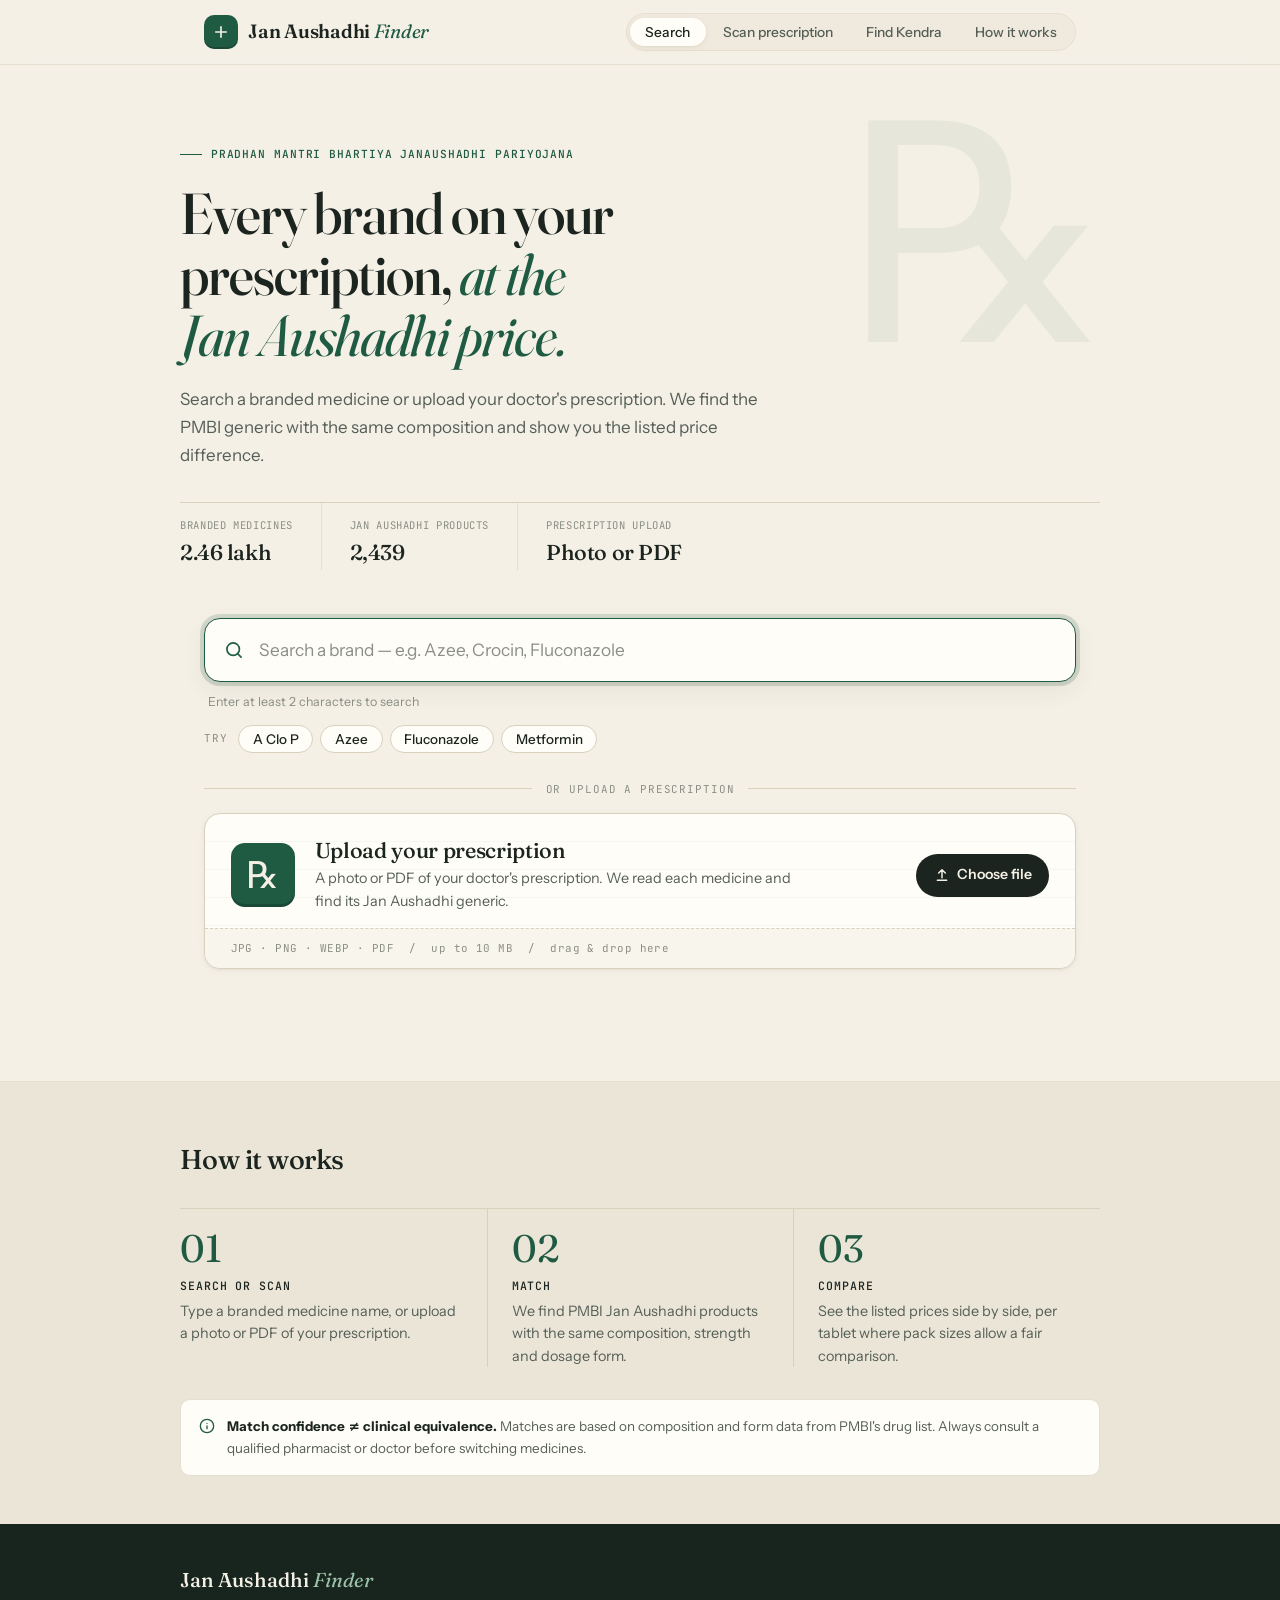
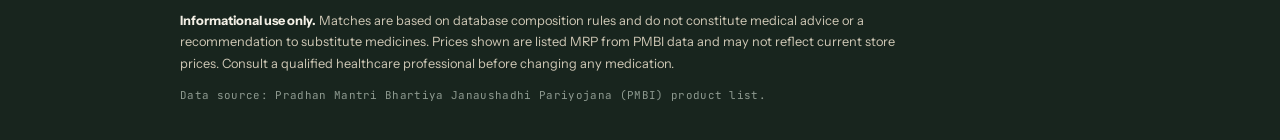
<file: index.html>
<!DOCTYPE html>
<html lang="en">
<head>
  <meta charset="UTF-8">
  <meta name="viewport" content="width=device-width, initial-scale=1.0">
  <title>Jan Aushadhi Finder — Branded vs Generic Price Comparison</title>
  <meta name="description" content="Find Jan Aushadhi / PMBI generic equivalents for branded medicines and compare listed prices.">
  <meta name="theme-color" content="#F4F0E6">
  <link rel="preconnect" href="https://fonts.googleapis.com">
  <link rel="preconnect" href="https://fonts.gstatic.com" crossorigin>
  <link href="https://fonts.googleapis.com/css2?family=Fraunces:ital,opsz,wght@0,9..144,400..700;1,9..144,400..600&family=Instrument+Sans:wght@400..700&family=JetBrains+Mono:wght@400;500&display=swap" rel="stylesheet">
  <link rel="stylesheet" href="./frontend/styles.css">
</head>
<body>

  <!-- ── Top navigation ─────────────────────────────────────── -->
  <header class="site-header" role="banner">
    <div class="site-header__inner">
      <a href="#" class="wordmark" id="brand-home" aria-label="Jan Aushadhi Finder — go to home">
        <span class="wordmark__pill" aria-hidden="true">
          <svg width="18" height="18" viewBox="0 0 24 24" fill="none"
               stroke="currentColor" stroke-width="2.2" stroke-linecap="round">
            <path d="M12 5v14M5 12h14"/>
          </svg>
        </span>
        <span class="wordmark__text">Jan Aushadhi <span class="wordmark__text-light">Finder</span></span>
      </a>
      <nav class="site-nav" aria-label="Primary navigation">
        <button type="button" class="site-nav__item is-active" id="nav-search">Search</button>
        <button type="button" class="site-nav__item" id="nav-scan">Scan<span class="nav-long"> prescription</span></button>
        <button type="button" class="site-nav__item" id="nav-kendra"><span class="nav-long">Find </span>Kendra</button>
        <button type="button" class="site-nav__item" id="nav-how">How<span class="nav-long"> it works</span></button>
      </nav>
    </div>
  </header>

  <!-- ── Hero (shown only on home) ──────────────────────────── -->
  <section id="hero" class="hero" aria-label="Introduction">
    <div class="hero__inner">
      <div class="hero__eyebrow">Pradhan Mantri Bhartiya Janaushadhi Pariyojana</div>
      <h1 class="hero__title">Every brand on your prescription, <em>at the Jan&nbsp;Aushadhi price.</em></h1>
      <p class="hero__lead">
        Search a branded medicine or upload your doctor's prescription. We find the PMBI
        generic with the same composition and show you the listed price difference.
      </p>
      <dl class="hero__stats">
        <div class="hero__stat"><dt>Branded medicines</dt><dd>2.46 lakh</dd></div>
        <div class="hero__stat"><dt>Jan Aushadhi products</dt><dd>2,439</dd></div>
        <div class="hero__stat"><dt>Prescription upload</dt><dd>Photo or PDF</dd></div>
      </dl>
    </div>
  </section>

  <!-- ── Search bar (always visible) ───────────────────────── -->
  <div class="search-wrap" id="search-wrap">
    <div class="search-box" role="search">
      <label class="sr-only" for="search-input">Search medicine by brand name</label>
      <span class="search-box__icon" aria-hidden="true">
        <svg width="20" height="20" viewBox="0 0 24 24" fill="none"
             stroke="currentColor" stroke-width="2" stroke-linecap="round" stroke-linejoin="round">
          <circle cx="11" cy="11" r="7.5"/>
          <path d="M20.5 20.5l-4-4"/>
        </svg>
      </span>
      <input
        type="search"
        id="search-input"
        class="search-box__input"
        placeholder="Search a brand — e.g. Azee, Crocin, Fluconazole"
        autocomplete="off"
        spellcheck="false"
        autofocus
        aria-label="Search medicine by brand name"
      >
      <button type="button" id="search-clear" class="search-box__clear hidden" aria-label="Clear search">
        <svg width="14" height="14" viewBox="0 0 24 24" fill="none"
             stroke="currentColor" stroke-width="2.5" stroke-linecap="round">
          <path d="M18 6L6 18M6 6l12 12"/>
        </svg>
      </button>
    </div>
    <p class="search-hint" id="search-hint">Enter at least 2 characters to search</p>
    <p id="search-examples" class="search-examples" aria-label="Example searches">
      <span class="search-examples__label">Try</span>
      <button type="button" class="pill-chip" data-query="A Clo P">A Clo P</button>
      <button type="button" class="pill-chip" data-query="Azee">Azee</button>
      <button type="button" class="pill-chip" data-query="Fluconazole">Fluconazole</button>
      <button type="button" class="pill-chip" data-query="Metformin">Metformin</button>
    </p>

    <!-- Prescription upload (home only) -->
    <div id="scan-card" class="scan-card">
      <div class="scan-card__or" aria-hidden="true"><span>or upload a prescription</span></div>
      <label for="scan-input" class="scan-drop" id="scan-drop">
        <span class="scan-drop__icon" aria-hidden="true">℞</span>
        <span class="scan-drop__text">
          <span class="scan-drop__title">Upload your prescription</span>
          <span class="scan-drop__body">
            A photo or PDF of your doctor's prescription. We read each medicine and find
            its Jan Aushadhi generic.
          </span>
        </span>
        <span class="scan-drop__cta" aria-hidden="true">
          <svg width="16" height="16" viewBox="0 0 24 24" fill="none"
               stroke="currentColor" stroke-width="2.2" stroke-linecap="round" stroke-linejoin="round">
            <path d="M12 16V4M7 9l5-5 5 5M5 20h14"/>
          </svg>
          Choose file
        </span>
        <span class="scan-drop__hint">JPG · PNG · WEBP · PDF &nbsp;/&nbsp; up to 10 MB &nbsp;/&nbsp; drag &amp; drop here</span>
      </label>
      <input type="file" id="scan-input" class="sr-only"
             accept="image/jpeg,image/png,image/webp,image/bmp,image/tiff,application/pdf">
    </div>
  </div>

  <!-- ── Status / loading / error banner ───────────────────── -->
  <div id="status-area" class="status-area hidden" role="status" aria-live="polite"></div>

  <!-- ── Dynamic content area ──────────────────────────────── -->
  <main id="content-area" class="content-area"></main>

  <!-- ── How it works steps (home only) ────────────────────── -->
  <section id="home-steps" class="steps-section" aria-label="How it works">
    <div class="steps-section__inner">
      <h2 class="steps-section__title">How it works</h2>
      <ol class="steps-list" role="list">
        <li class="step-item">
          <div class="step-item__number" aria-hidden="true">01</div>
          <div class="step-item__body">
            <div class="step-item__label">Search or scan</div>
            <p>Type a branded medicine name, or upload a photo or PDF of your prescription.</p>
          </div>
        </li>
        <li class="step-item">
          <div class="step-item__number" aria-hidden="true">02</div>
          <div class="step-item__body">
            <div class="step-item__label">Match</div>
            <p>We find PMBI Jan Aushadhi products with the same composition, strength and dosage form.</p>
          </div>
        </li>
        <li class="step-item">
          <div class="step-item__number" aria-hidden="true">03</div>
          <div class="step-item__body">
            <div class="step-item__label">Compare</div>
            <p>See the listed prices side by side, per tablet where pack sizes allow a fair comparison.</p>
          </div>
        </li>
      </ol>

      <div class="data-note">
        <span class="data-note__icon" aria-hidden="true">
          <svg width="16" height="16" viewBox="0 0 24 24" fill="none"
               stroke="currentColor" stroke-width="2" stroke-linecap="round" stroke-linejoin="round">
            <circle cx="12" cy="12" r="10"/><path d="M12 16v-4M12 8h.01"/>
          </svg>
        </span>
        <div>
          <strong>Match confidence ≠ clinical equivalence.</strong>
          Matches are based on composition and form data from PMBI's drug list.
          Always consult a qualified pharmacist or doctor before switching medicines.
        </div>
      </div>
    </div>
  </section>

  <!-- ── Footer ────────────────────────────────────────────── -->
  <footer class="site-footer" role="contentinfo">
    <div class="site-footer__inner">
      <div class="site-footer__brand">Jan Aushadhi <span>Finder</span></div>
      <p class="site-footer__disclaimer">
        <strong>Informational use only.</strong>
        Matches are based on database composition rules and do not constitute medical advice
        or a recommendation to substitute medicines. Prices shown are listed MRP from PMBI data
        and may not reflect current store prices. Consult a qualified healthcare professional
        before changing any medication.
      </p>
      <p class="site-footer__source">
        Data source: Pradhan Mantri Bhartiya Janaushadhi Pariyojana (PMBI) product list.
      </p>
    </div>
  </footer>

  <script type="module" src="./frontend/app.js"></script>
</body>
</html>
</file>
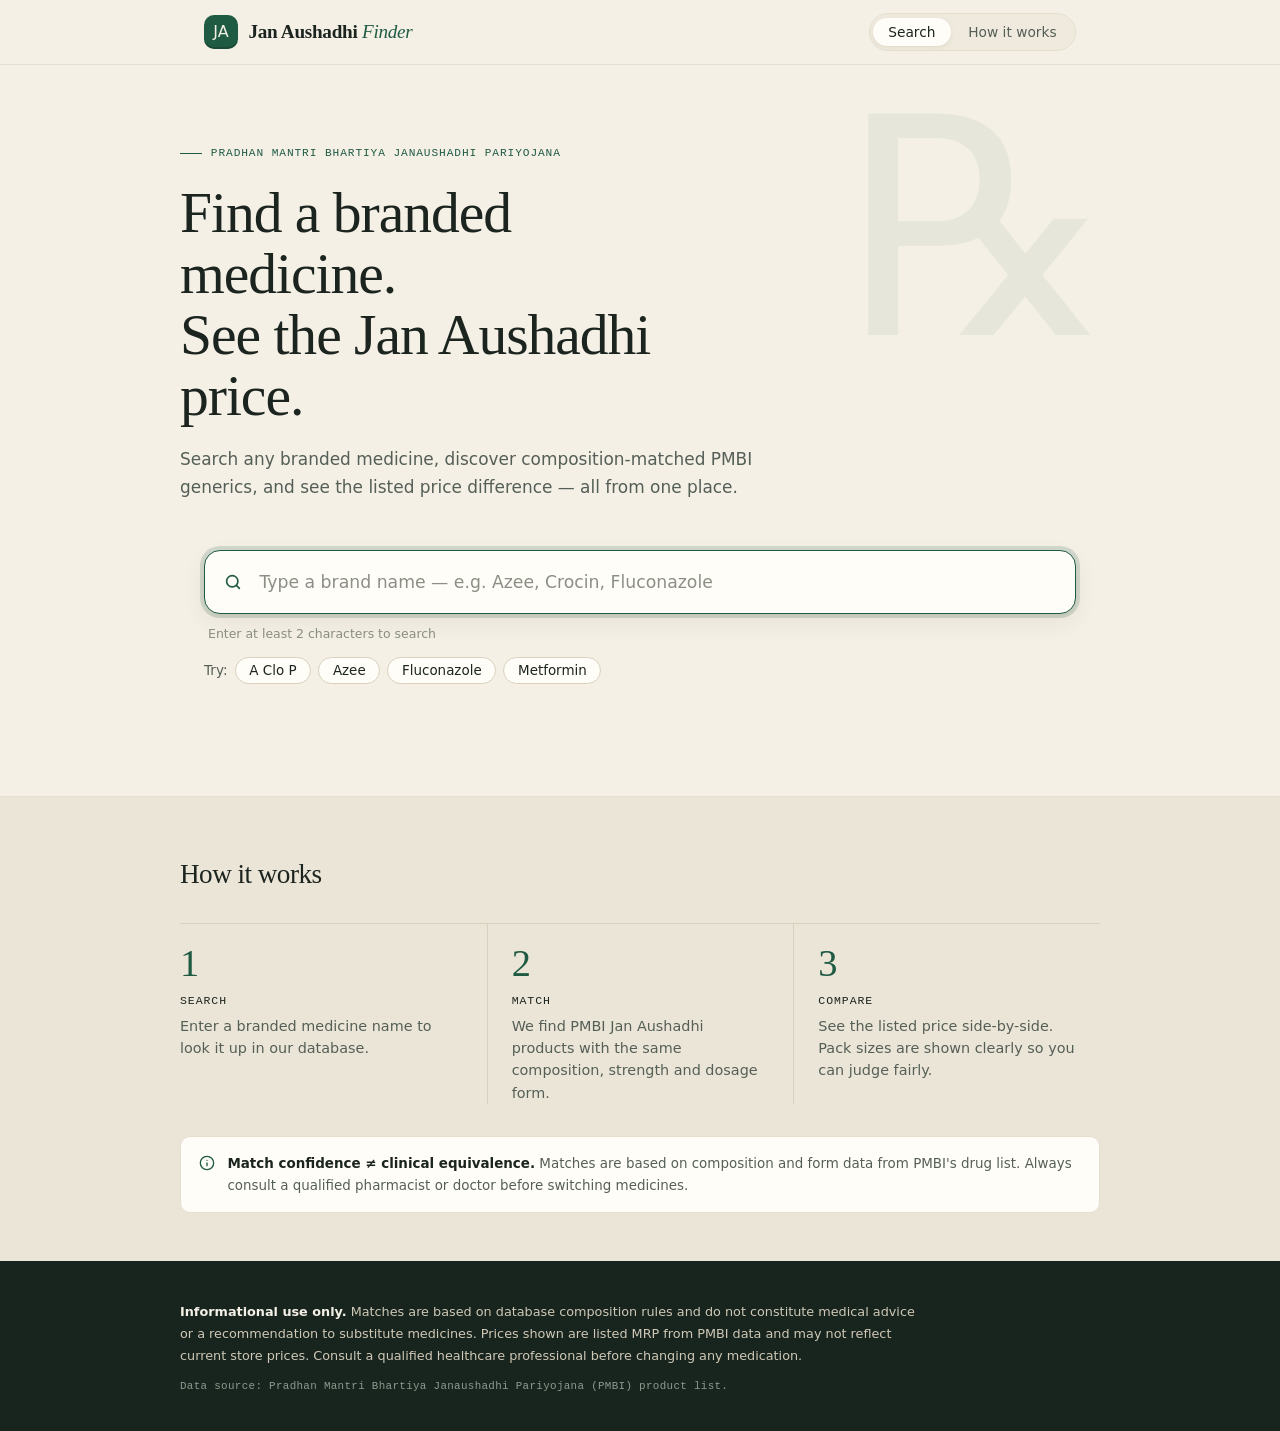
<file: frontend/index.html>
<!DOCTYPE html>
<html lang="en">
<head>
  <meta charset="UTF-8">
  <meta name="viewport" content="width=device-width, initial-scale=1.0">
  <title>Jan Aushadhi Finder — Branded vs Generic Price Comparison</title>
  <meta name="description" content="Find Jan Aushadhi / PMBI generic equivalents for branded medicines and compare listed prices.">
  <link rel="preconnect" href="https://fonts.googleapis.com">
  <link rel="preconnect" href="https://fonts.gstatic.com" crossorigin>
  <link href="https://fonts.googleapis.com/css2?family=Inter:ital,opsz,wght@0,14..32,300..800;1,14..32,300..800&display=swap" rel="stylesheet">
  <link rel="stylesheet" href="./styles.css">
</head>
<body>

  <!-- ── Top navigation ─────────────────────────────────────── -->
  <header class="site-header" role="banner">
    <div class="site-header__inner">
      <a href="#" class="wordmark" id="brand-home" aria-label="Jan Aushadhi Finder — go to home">
        <span class="wordmark__pill" aria-hidden="true">JA</span>
        <span class="wordmark__text">Jan Aushadhi <span class="wordmark__text-light">Finder</span></span>
      </a>
      <nav class="site-nav" aria-label="Primary navigation">
        <button type="button" class="site-nav__item is-active" id="nav-search">Search</button>
        <button type="button" class="site-nav__item" id="nav-how">How it works</button>
      </nav>
    </div>
  </header>

  <!-- ── Hero (shown only on home) ──────────────────────────── -->
  <section id="hero" class="hero" aria-label="Introduction">
    <div class="hero__inner">
      <div class="hero__eyebrow">Pradhan Mantri Bhartiya Janaushadhi Pariyojana</div>
      <h1 class="hero__title">Find a branded medicine.<br>See the Jan Aushadhi price.</h1>
      <p class="hero__lead">
        Search any branded medicine, discover composition-matched PMBI generics,
        and see the listed price difference — all from one place.
      </p>
    </div>
  </section>

  <!-- ── Search bar (always visible) ───────────────────────── -->
  <div class="search-wrap" id="search-wrap">
    <div class="search-box" role="search">
      <label class="sr-only" for="search-input">Search medicine by brand name</label>
      <span class="search-box__icon" aria-hidden="true">
        <svg width="18" height="18" viewBox="0 0 24 24" fill="none"
             stroke="currentColor" stroke-width="2.2" stroke-linecap="round" stroke-linejoin="round">
          <circle cx="11" cy="11" r="7.5"/>
          <path d="M20.5 20.5l-4-4"/>
        </svg>
      </span>
      <input
        type="search"
        id="search-input"
        class="search-box__input"
        placeholder="Type a brand name — e.g. Azee, Crocin, Fluconazole"
        autocomplete="off"
        spellcheck="false"
        autofocus
        aria-label="Search medicine by brand name"
      >
      <button type="button" id="search-clear" class="search-box__clear hidden" aria-label="Clear search">
        <svg width="14" height="14" viewBox="0 0 24 24" fill="none"
             stroke="currentColor" stroke-width="2.5" stroke-linecap="round">
          <path d="M18 6L6 18M6 6l12 12"/>
        </svg>
      </button>
    </div>
    <p class="search-hint" id="search-hint">Enter at least 2 characters to search</p>
    <p id="search-examples" class="search-examples" aria-label="Example searches">
      Try:
      <button type="button" class="pill-chip" data-query="A Clo P">A Clo P</button>
      <button type="button" class="pill-chip" data-query="Azee">Azee</button>
      <button type="button" class="pill-chip" data-query="Fluconazole">Fluconazole</button>
      <button type="button" class="pill-chip" data-query="Metformin">Metformin</button>
    </p>
  </div>

  <!-- ── Status / loading / error banner ───────────────────── -->
  <div id="status-area" class="status-area hidden" role="status" aria-live="polite"></div>

  <!-- ── Dynamic content area ──────────────────────────────── -->
  <main id="content-area" class="content-area"></main>

  <!-- ── How it works steps (home only) ────────────────────── -->
  <section id="home-steps" class="steps-section" aria-label="How it works">
    <div class="steps-section__inner">
      <h2 class="steps-section__title">How it works</h2>
      <ol class="steps-list" role="list">
        <li class="step-item">
          <div class="step-item__number" aria-hidden="true">1</div>
          <div class="step-item__body">
            <div class="step-item__label">Search</div>
            <p>Enter a branded medicine name to look it up in our database.</p>
          </div>
        </li>
        <li class="step-item">
          <div class="step-item__number" aria-hidden="true">2</div>
          <div class="step-item__body">
            <div class="step-item__label">Match</div>
            <p>We find PMBI Jan Aushadhi products with the same composition, strength and dosage form.</p>
          </div>
        </li>
        <li class="step-item">
          <div class="step-item__number" aria-hidden="true">3</div>
          <div class="step-item__body">
            <div class="step-item__label">Compare</div>
            <p>See the listed price side-by-side. Pack sizes are shown clearly so you can judge fairly.</p>
          </div>
        </li>
      </ol>

      <div class="data-note">
        <span class="data-note__icon" aria-hidden="true">
          <svg width="16" height="16" viewBox="0 0 24 24" fill="none"
               stroke="currentColor" stroke-width="2" stroke-linecap="round" stroke-linejoin="round">
            <circle cx="12" cy="12" r="10"/><path d="M12 16v-4M12 8h.01"/>
          </svg>
        </span>
        <div>
          <strong>Match confidence ≠ clinical equivalence.</strong>
          Matches are based on composition and form data from PMBI's drug list.
          Always consult a qualified pharmacist or doctor before switching medicines.
        </div>
      </div>
    </div>
  </section>

  <!-- ── Footer ────────────────────────────────────────────── -->
  <footer class="site-footer" role="contentinfo">
    <div class="site-footer__inner">
      <p class="site-footer__disclaimer">
        <strong>Informational use only.</strong>
        Matches are based on database composition rules and do not constitute medical advice
        or a recommendation to substitute medicines. Prices shown are listed MRP from PMBI data
        and may not reflect current store prices. Consult a qualified healthcare professional
        before changing any medication.
      </p>
      <p class="site-footer__source">
        Data source: Pradhan Mantri Bhartiya Janaushadhi Pariyojana (PMBI) product list.
      </p>
    </div>
  </footer>

  <script type="module" src="./app.js"></script>
</body>
</html>
</file>
<file: frontend/styles.css>
/* ============================================================
   Jan Aushadhi Finder — "pharmacy ledger" theme
   Warm paper, ink text, bottle-green brand, terracotta for brand prices.
   Design tokens → Base → Layout → Components
   ============================================================ */

/* ── Design tokens ──────────────────────────────────────────── */
:root {
  /* Paper */
  --c-bg:           #F4F0E6;
  --c-bg-deep:      #EBE5D7;
  --c-surface:      #FFFDF8;
  --c-surface-2:    #F8F5EC;
  --c-surface-3:    #EFEADD;
  --c-border:       #D9D0BD;
  --c-border-soft:  #E6DFD0;

  /* Brand — bottle green */
  --c-brand:        #1F5A43;
  --c-brand-dark:   #153F2F;
  --c-brand-light:  #DDE9DF;
  --c-brand-glow:   rgba(31, 90, 67, 0.16);

  /* Accent — terracotta (branded prices) */
  --c-accent:       #B04E26;
  --c-accent-bg:    #F7E6DA;

  /* Jan Aushadhi tint */
  --c-jan:          #E7EFE4;
  --c-jan-border:   #C3D7C2;
  --c-jan-text:     #1F5A43;

  /* Ink */
  --c-text:         #1C241F;
  --c-text-muted:   #555F57;
  --c-text-faint:   #8B8F84;

  /* Semantic */
  --c-error:        #A3301E;
  --c-error-bg:     #F8E4DD;
  --c-success:      #1F6B45;
  --c-success-bg:   #E2EFE3;
  --c-warn:         #8A5A08;
  --c-warn-bg:      #F7ECCF;
  --c-warn-border:  #E6CF97;

  /* Confidence colours */
  --c-conf-strong:      #1F6B45;
  --c-conf-strong-bg:   #DCEBDD;
  --c-conf-mod:         #8A5A08;
  --c-conf-mod-bg:      #F5E6C2;
  --c-conf-ambig:       #2F4E6B;
  --c-conf-ambig-bg:    #DFE7EE;

  /* Type */
  --ff:             "Instrument Sans", system-ui, -apple-system, "Segoe UI", sans-serif;
  --ff-display:     "Fraunces", Georgia, "Times New Roman", serif;
  --ff-mono:        "JetBrains Mono", ui-monospace, "Cascadia Mono", Consolas, monospace;
  --fw-regular:     400;
  --fw-medium:      500;
  --fw-semibold:    600;
  --fw-bold:        700;

  /* Radii */
  --r-sm:   6px;
  --r-md:   10px;
  --r-lg:   16px;
  --r-xl:   22px;
  --r-pill: 999px;

  /* Shadows — warm-tinted, low */
  --shadow-xs: 0 1px 0 rgba(60, 45, 20, 0.04);
  --shadow-sm: 0 1px 2px rgba(60, 45, 20, 0.06), 0 2px 8px rgba(60, 45, 20, 0.04);
  --shadow-md: 0 2px 4px rgba(60, 45, 20, 0.05), 0 8px 24px rgba(60, 45, 20, 0.07);
  --shadow-lg: 0 4px 8px rgba(60, 45, 20, 0.06), 0 16px 40px rgba(60, 45, 20, 0.10);

  /* Layout */
  --max-w: 920px;
  --page-px: 1.5rem;
}

/* ── Reset & base ───────────────────────────────────────────── */
*, *::before, *::after { box-sizing: border-box; margin: 0; padding: 0; }

html {
  -webkit-font-smoothing: antialiased;
  -moz-osx-font-smoothing: grayscale;
  scroll-behavior: smooth;
}

body {
  font-family: var(--ff);
  font-size: 16px;
  line-height: 1.55;
  color: var(--c-text);
  background: var(--c-bg);
  min-height: 100vh;
  display: flex;
  flex-direction: column;
  font-feature-settings: "ss01", "cv11";
}

a { color: var(--c-brand); }
a:hover { color: var(--c-brand-dark); }

button { font-family: inherit; cursor: pointer; }

img, svg { display: block; }

::selection { background: var(--c-brand-light); color: var(--c-brand-dark); }

:focus-visible {
  outline: 2px solid var(--c-brand);
  outline-offset: 3px;
}

/* ── Utilities ──────────────────────────────────────────────── */
.sr-only {
  position: absolute; width: 1px; height: 1px;
  overflow: hidden; clip: rect(0 0 0 0); white-space: nowrap;
}

.hidden { display: none !important; }

/* ── Site header ────────────────────────────────────────────── */
.site-header {
  position: sticky;
  top: 0;
  z-index: 100;
  background: rgba(244, 240, 230, 0.88);
  backdrop-filter: blur(10px) saturate(1.2);
  -webkit-backdrop-filter: blur(10px) saturate(1.2);
  border-bottom: 1px solid var(--c-border-soft);
}

.site-header__inner {
  max-width: var(--max-w);
  margin: 0 auto;
  padding: 0 var(--page-px);
  height: 64px;
  display: flex;
  align-items: center;
  justify-content: space-between;
  gap: 1rem;
}

/* Wordmark */
.wordmark {
  display: inline-flex;
  align-items: center;
  gap: 0.65rem;
  text-decoration: none;
  color: var(--c-text);
  flex-shrink: 0;
}

.wordmark:hover { color: var(--c-text); }

.wordmark__pill {
  width: 34px;
  height: 34px;
  border-radius: 10px;
  background: var(--c-brand);
  color: var(--c-bg);
  display: flex;
  align-items: center;
  justify-content: center;
  flex-shrink: 0;
  box-shadow: inset 0 -2px 0 rgba(0, 0, 0, 0.18);
}

.wordmark__text {
  font-family: var(--ff-display);
  font-size: 1.2rem;
  font-weight: 600;
  letter-spacing: -0.015em;
  white-space: nowrap;
  font-variation-settings: "opsz" 36;
}

.wordmark__text-light {
  font-style: italic;
  font-weight: 400;
  color: var(--c-brand);
}

/* Nav */
.site-nav {
  display: flex;
  gap: 0.15rem;
  padding: 0.2rem;
  background: var(--c-surface-3);
  border: 1px solid var(--c-border-soft);
  border-radius: var(--r-pill);
}

.site-nav__item {
  background: transparent;
  border: 0;
  color: var(--c-text-muted);
  font-size: 0.86rem;
  font-weight: var(--fw-medium);
  padding: 0.4rem 0.95rem;
  border-radius: var(--r-pill);
  white-space: nowrap;
  transition: background 0.15s, color 0.15s, box-shadow 0.15s;
}

.site-nav__item:hover { color: var(--c-text); }

.site-nav__item.is-active {
  color: var(--c-text);
  background: var(--c-surface);
  box-shadow: var(--shadow-sm);
}

/* ── Hero ───────────────────────────────────────────────────── */
.hero {
  padding: 4.5rem var(--page-px) 1rem;
  position: relative;
  overflow: hidden;
}

.hero__inner {
  max-width: var(--max-w);
  margin: 0 auto;
  position: relative;
}

/* Large ℞ watermark — the page's signature mark */
.hero__inner::after {
  content: "℞";
  position: absolute;
  right: -1rem;
  top: -3.5rem;
  font-family: var(--ff-display);
  font-size: 19rem;
  line-height: 1;
  font-weight: 400;
  color: var(--c-brand);
  opacity: 0.06;
  pointer-events: none;
  user-select: none;
}

.hero__eyebrow {
  display: inline-flex;
  align-items: center;
  gap: 0.55rem;
  font-family: var(--ff-mono);
  font-size: 0.7rem;
  font-weight: 500;
  letter-spacing: 0.08em;
  text-transform: uppercase;
  color: var(--c-brand);
  margin-bottom: 1.25rem;
}

.hero__eyebrow::before {
  content: "";
  width: 22px;
  height: 1.5px;
  background: currentColor;
}

.hero__title {
  font-family: var(--ff-display);
  font-size: clamp(2.1rem, 5.4vw, 3.6rem);
  font-weight: 500;
  letter-spacing: -0.018em;
  line-height: 1.06;
  max-width: 17ch;
  margin-bottom: 1.25rem;
  color: var(--c-text);
  font-variation-settings: "opsz" 144;
  position: relative;
  z-index: 1;
}

.hero__title em {
  font-style: italic;
  font-weight: 400;
  color: var(--c-brand);
}

.hero__lead {
  font-size: 1.06rem;
  color: var(--c-text-muted);
  max-width: 38rem;
  line-height: 1.65;
  position: relative;
  z-index: 1;
}

.hero__stats {
  display: flex;
  flex-wrap: wrap;
  gap: 0;
  margin-top: 2rem;
  border-top: 1px solid var(--c-border);
  position: relative;
  z-index: 1;
}

.hero__stat {
  padding: 0.9rem 1.75rem 0 0;
  margin-right: 1.75rem;
  border-right: 1px solid var(--c-border-soft);
}

.hero__stat:last-child { border-right: 0; margin-right: 0; }

.hero__stat dt {
  font-family: var(--ff-mono);
  font-size: 0.66rem;
  letter-spacing: 0.06em;
  text-transform: uppercase;
  color: var(--c-text-faint);
  margin-bottom: 0.15rem;
}

.hero__stat dd {
  font-family: var(--ff-display);
  font-size: 1.35rem;
  font-weight: 500;
  letter-spacing: -0.02em;
  color: var(--c-text);
}

/* ── Search section ─────────────────────────────────────────── */
.search-wrap {
  max-width: var(--max-w);
  margin: 0 auto;
  padding: 2rem var(--page-px) 0;
  width: 100%;
}

.search-box {
  position: relative;
}

.search-box__icon {
  position: absolute;
  left: 1.25rem;
  top: 50%;
  transform: translateY(-50%);
  color: var(--c-brand);
  display: flex;
  pointer-events: none;
}

.search-box__input {
  width: 100%;
  height: 64px;
  padding: 0 3.4rem 0 3.4rem;
  font-size: 1.08rem;
  font-family: inherit;
  font-weight: var(--fw-medium);
  color: var(--c-text);
  background: var(--c-surface);
  border: 1.5px solid var(--c-border);
  border-radius: var(--r-lg);
  box-shadow: var(--shadow-md);
  outline: none;
  transition: border-color 0.15s, box-shadow 0.15s;
  appearance: none;
}

.search-box__input::placeholder {
  color: var(--c-text-faint);
  font-weight: var(--fw-regular);
}

.search-box__input:hover { border-color: #C9BEA6; }

.search-box__input:focus {
  border-color: var(--c-brand);
  box-shadow: var(--shadow-md), 0 0 0 4px var(--c-brand-glow);
}

.search-box__input::-webkit-search-cancel-button { display: none; }

.search-box__clear {
  position: absolute;
  right: 0.85rem;
  top: 50%;
  transform: translateY(-50%);
  width: 34px;
  height: 34px;
  border: 0;
  border-radius: var(--r-pill);
  background: var(--c-surface-3);
  color: var(--c-text-muted);
  display: flex;
  align-items: center;
  justify-content: center;
  transition: background 0.12s, color 0.12s;
}

.search-box__clear:hover { background: var(--c-border-soft); color: var(--c-text); }

.search-hint {
  font-size: 0.78rem;
  color: var(--c-text-faint);
  margin: 0.65rem 0 0 0.25rem;
}

.search-examples {
  font-size: 0.85rem;
  color: var(--c-text-muted);
  margin-top: 0.85rem;
  display: flex;
  align-items: center;
  flex-wrap: wrap;
  gap: 0.45rem;
}

.search-examples__label {
  font-family: var(--ff-mono);
  font-size: 0.68rem;
  letter-spacing: 0.08em;
  text-transform: uppercase;
  color: var(--c-text-faint);
  margin-right: 0.2rem;
}

.pill-chip {
  display: inline-flex;
  align-items: center;
  padding: 0.3rem 0.85rem;
  border: 1px solid var(--c-border);
  border-radius: var(--r-pill);
  background: var(--c-surface);
  color: var(--c-text);
  font-size: 0.84rem;
  font-weight: var(--fw-medium);
  transition: border-color 0.12s, background 0.12s, color 0.12s;
}

.pill-chip:hover {
  border-color: var(--c-brand);
  background: var(--c-brand);
  color: var(--c-bg);
}

/* ── Status area ────────────────────────────────────────────── */
.status-area {
  max-width: var(--max-w);
  margin: 1.25rem auto 0;
  padding: 0 var(--page-px);
  width: 100%;
}

.status-strip {
  padding: 0.85rem 1.1rem;
  border-radius: var(--r-md);
  font-size: 0.9rem;
  display: flex;
  align-items: center;
  gap: 0.7rem;
  border: 1px solid var(--c-border-soft);
}

.status-strip--loading {
  background: var(--c-surface);
  color: var(--c-text-muted);
}

.status-strip--error {
  background: var(--c-error-bg);
  color: var(--c-error);
  border-color: #EBC2B5;
}

.status-strip--empty {
  background: var(--c-surface);
  color: var(--c-text-muted);
}

/* Spinner */
.spinner {
  display: inline-block;
  width: 16px;
  height: 16px;
  border: 2px solid var(--c-border);
  border-top-color: var(--c-brand);
  border-radius: 50%;
  animation: spin 0.7s linear infinite;
  flex-shrink: 0;
}

@keyframes spin { to { transform: rotate(360deg); } }

/* ── Main content area ──────────────────────────────────────── */
.content-area {
  max-width: var(--max-w);
  margin: 0 auto;
  padding: 0 var(--page-px) 3rem;
  width: 100%;
  flex: 1;
}

/* ── Back button ────────────────────────────────────────────── */
.btn-back {
  display: inline-flex;
  align-items: center;
  gap: 0.45rem;
  background: transparent;
  border: 0;
  color: var(--c-text-muted);
  font-size: 0.86rem;
  font-weight: var(--fw-medium);
  padding: 1.6rem 0 1.1rem;
  transition: color 0.12s;
}

.btn-back::before {
  content: "←";
  display: inline-flex;
  align-items: center;
  justify-content: center;
  width: 26px;
  height: 26px;
  border-radius: 50%;
  border: 1px solid var(--c-border);
  background: var(--c-surface);
  font-size: 0.85rem;
  transition: border-color 0.12s, background 0.12s, color 0.12s;
}

.btn-back:hover { color: var(--c-text); }
.btn-back:hover::before { border-color: var(--c-brand); background: var(--c-brand); color: var(--c-bg); }

/* ── Section title (search results) ────────────────────────── */
.section-title {
  font-family: var(--ff-mono);
  font-size: 0.72rem;
  letter-spacing: 0.06em;
  text-transform: uppercase;
  color: var(--c-text-faint);
  margin: 1.6rem 0 0.85rem;
}

/* ── Medicine result cards ──────────────────────────────────── */
.card-list {
  display: flex;
  flex-direction: column;
  gap: 0.6rem;
}

.med-card {
  background: var(--c-surface);
  border: 1px solid var(--c-border-soft);
  border-radius: var(--r-lg);
  padding: 1.15rem 1.3rem;
  cursor: pointer;
  text-align: left;
  width: 100%;
  transition: border-color 0.15s, box-shadow 0.15s, transform 0.12s;
  box-shadow: var(--shadow-xs);
  display: block;
}

.med-card:hover,
.med-card:focus-visible {
  border-color: var(--c-border);
  box-shadow: var(--shadow-md);
  transform: translateY(-2px);
}

.med-card:active { transform: translateY(0); }

.med-card__top {
  display: flex;
  justify-content: space-between;
  align-items: baseline;
  gap: 0.75rem;
  margin-bottom: 0.2rem;
}

.med-card__name {
  font-family: var(--ff-display);
  font-size: 1.2rem;
  font-weight: 500;
  letter-spacing: -0.015em;
  color: var(--c-text);
  line-height: 1.25;
}

.price-tag {
  font-family: var(--ff-display);
  font-size: 1.15rem;
  font-weight: 600;
  color: var(--c-accent);
  white-space: nowrap;
  flex-shrink: 0;
  font-variant-numeric: tabular-nums lining-nums;
}

.med-card__mfg {
  font-size: 0.82rem;
  color: var(--c-text-muted);
  margin-bottom: 0.55rem;
}

.med-card__composition {
  font-size: 0.875rem;
  color: var(--c-text);
  margin-bottom: 0.5rem;
  line-height: 1.45;
}

.med-card__meta {
  display: flex;
  flex-wrap: wrap;
  gap: 0.3rem;
  margin-bottom: 0.4rem;
}

.meta-tag {
  display: inline-flex;
  align-items: center;
  padding: 0.12rem 0.55rem;
  background: var(--c-surface-2);
  border: 1px solid var(--c-border-soft);
  border-radius: var(--r-sm);
  font-size: 0.75rem;
  color: var(--c-text-muted);
  font-weight: var(--fw-medium);
}

.card-cta {
  font-size: 0.82rem;
  font-weight: var(--fw-semibold);
  color: var(--c-brand);
  display: flex;
  align-items: center;
  gap: 0.3rem;
  justify-content: flex-end;
  margin-top: 0.15rem;
}

.med-card:hover .card-cta span,
.match-card:hover .card-cta span { transform: translateX(3px); }

.card-cta span { transition: transform 0.15s; }

/* ── Brand detail panel ─────────────────────────────────────── */
.detail-header {
  display: flex;
  justify-content: space-between;
  align-items: flex-end;
  gap: 1.25rem;
  margin-bottom: 1.5rem;
  padding-bottom: 1.4rem;
  border-bottom: 1px solid var(--c-border);
}

.detail-header__left { flex: 1; min-width: 0; }

.detail-name {
  font-family: var(--ff-display);
  font-size: clamp(1.7rem, 4vw, 2.4rem);
  font-weight: 500;
  letter-spacing: -0.012em;
  line-height: 1.1;
  margin-bottom: 0.35rem;
  font-variation-settings: "opsz" 72;
}

.detail-mfg {
  font-size: 0.9rem;
  color: var(--c-text-muted);
}

.detail-price-block {
  text-align: right;
  flex-shrink: 0;
}

.detail-price {
  font-family: var(--ff-display);
  font-size: 2rem;
  font-weight: 600;
  color: var(--c-accent);
  line-height: 1;
  letter-spacing: -0.02em;
  font-variant-numeric: tabular-nums lining-nums;
}

.detail-price-label {
  font-family: var(--ff-mono);
  font-size: 0.66rem;
  letter-spacing: 0.08em;
  text-transform: uppercase;
  color: var(--c-text-faint);
  margin-top: 0.35rem;
}

/* Property grid */
.prop-grid {
  display: grid;
  grid-template-columns: 10rem 1fr;
  background: var(--c-surface);
  border: 1px solid var(--c-border-soft);
  border-radius: var(--r-lg);
  padding: 0.25rem 1.2rem;
}

.prop-row { display: contents; }

.prop-row__label,
.prop-row__value {
  padding: 0.75rem 0;
  font-size: 0.9rem;
  border-bottom: 1px dashed var(--c-border-soft);
}

.prop-row:last-child .prop-row__label,
.prop-row:last-child .prop-row__value { border-bottom: 0; }

.prop-row__label {
  font-family: var(--ff-mono);
  font-size: 0.7rem;
  letter-spacing: 0.06em;
  text-transform: uppercase;
  color: var(--c-text-faint);
  padding-right: 1rem;
  padding-top: 0.95rem;
}

.prop-row__value { color: var(--c-text); }

/* Section headings */
.section-heading {
  font-family: var(--ff-display);
  font-size: 1.3rem;
  font-weight: 500;
  letter-spacing: -0.015em;
  color: var(--c-text);
  margin: 2.25rem 0 0.9rem;
  display: flex;
  align-items: center;
  gap: 0.85rem;
}

.section-heading::after {
  content: "";
  flex: 1;
  height: 1px;
  background: var(--c-border);
}

/* Components table */
.comp-table {
  width: 100%;
  border-collapse: separate;
  border-spacing: 0;
  font-size: 0.9rem;
  background: var(--c-surface);
  border: 1px solid var(--c-border-soft);
  border-radius: var(--r-lg);
  overflow: hidden;
}

.comp-table th {
  text-align: left;
  padding: 0.65rem 1rem;
  font-family: var(--ff-mono);
  font-size: 0.66rem;
  font-weight: 500;
  letter-spacing: 0.08em;
  text-transform: uppercase;
  color: var(--c-text-faint);
  background: var(--c-surface-2);
  border-bottom: 1px solid var(--c-border-soft);
}

.comp-table td {
  padding: 0.7rem 1rem;
  border-bottom: 1px solid var(--c-border-soft);
  vertical-align: top;
}

.comp-table td:first-child { color: var(--c-text-faint); font-family: var(--ff-mono); font-size: 0.8rem; width: 3rem; }

.comp-table tr:last-child td { border-bottom: none; }

/* ── Matches section ────────────────────────────────────────── */
.matches-block { margin-top: 0.5rem; }

.match-intro {
  font-size: 0.85rem;
  color: var(--c-text-muted);
  margin-bottom: 1rem;
  padding: 0.85rem 1.1rem;
  background: var(--c-surface-2);
  border: 1px solid var(--c-border-soft);
  border-left: 3px solid var(--c-brand);
  border-radius: var(--r-sm) var(--r-md) var(--r-md) var(--r-sm);
  line-height: 1.6;
}

.match-empty {
  padding: 2.5rem 1.25rem;
  text-align: center;
  border: 1.5px dashed var(--c-border);
  border-radius: var(--r-lg);
  background: var(--c-surface-2);
}

.match-empty__icon {
  width: 52px;
  height: 52px;
  margin: 0 auto 0.85rem;
  border-radius: 50%;
  background: var(--c-surface);
  border: 1px solid var(--c-border-soft);
  display: flex;
  align-items: center;
  justify-content: center;
  font-size: 1.4rem;
}

.match-empty__title {
  font-family: var(--ff-display);
  font-size: 1.2rem;
  font-weight: 500;
  color: var(--c-text);
  margin-bottom: 0.35rem;
}

.match-empty__body {
  font-size: 0.88rem;
  color: var(--c-text-muted);
  max-width: 34rem;
  margin: 0 auto;
}

/* Match card */
.match-card {
  background: var(--c-surface);
  border: 1px solid var(--c-jan-border);
  border-radius: var(--r-lg);
  padding: 1.15rem 1.3rem;
  cursor: pointer;
  text-align: left;
  width: 100%;
  margin-bottom: 0.6rem;
  transition: border-color 0.15s, box-shadow 0.15s, transform 0.12s;
  box-shadow: var(--shadow-xs);
  display: block;
  position: relative;
  overflow: hidden;
}

.match-card::before {
  content: "";
  position: absolute;
  inset: 0 auto 0 0;
  width: 4px;
  background: var(--c-brand);
}

.match-card:hover,
.match-card:focus-visible {
  border-color: var(--c-brand);
  box-shadow: var(--shadow-md);
  transform: translateY(-2px);
}

.match-card:active { transform: translateY(0); }

.match-card__header {
  display: flex;
  justify-content: space-between;
  align-items: baseline;
  gap: 0.75rem;
  margin-bottom: 0.6rem;
}

.match-card__name {
  font-family: var(--ff-display);
  font-size: 1.12rem;
  font-weight: 500;
  letter-spacing: -0.01em;
  color: var(--c-text);
  line-height: 1.3;
}

.match-card__mrp {
  font-family: var(--ff-display);
  font-size: 1.15rem;
  font-weight: 600;
  color: var(--c-jan-text);
  white-space: nowrap;
  flex-shrink: 0;
  font-variant-numeric: tabular-nums lining-nums;
}

.match-card__meta {
  display: flex;
  flex-wrap: wrap;
  gap: 0.3rem;
  margin-bottom: 0.6rem;
}

.match-card__footer {
  display: flex;
  align-items: center;
  justify-content: space-between;
  gap: 0.5rem;
  margin-top: 0.25rem;
  padding-top: 0.6rem;
  border-top: 1px dashed var(--c-border-soft);
}

/* Confidence badge */
.conf-badge {
  display: inline-flex;
  align-items: center;
  gap: 0.35rem;
  padding: 0.2rem 0.65rem;
  border-radius: var(--r-pill);
  font-size: 0.72rem;
  font-weight: var(--fw-semibold);
  letter-spacing: 0.02em;
}

.conf-badge--strong    { background: var(--c-conf-strong-bg); color: var(--c-conf-strong); }
.conf-badge--moderate  { background: var(--c-conf-mod-bg);    color: var(--c-conf-mod); }
.conf-badge--ambiguous { background: var(--c-conf-ambig-bg);  color: var(--c-conf-ambig); }

.conf-badge__dot {
  width: 6px;
  height: 6px;
  border-radius: 50%;
  background: currentColor;
  flex-shrink: 0;
}

/* ── Compare view ───────────────────────────────────────────── */

/* Savings hero */
.savings-hero {
  text-align: center;
  padding: 2.4rem 1.25rem 2.1rem;
  background: var(--c-brand);
  background-image:
    radial-gradient(circle at 15% 0%, rgba(255, 255, 255, 0.10), transparent 45%),
    radial-gradient(circle at 100% 100%, rgba(0, 0, 0, 0.18), transparent 50%);
  border-radius: var(--r-xl);
  color: var(--c-bg);
  margin-bottom: 1.25rem;
  box-shadow: var(--shadow-md);
  position: relative;
  overflow: hidden;
}

.savings-hero::after {
  content: "₹";
  position: absolute;
  right: 1.25rem;
  bottom: -2.5rem;
  font-family: var(--ff-display);
  font-size: 10rem;
  line-height: 1;
  opacity: 0.08;
  pointer-events: none;
}

.savings-hero--same {
  background: var(--c-surface);
  background-image: none;
  color: var(--c-text);
  box-shadow: none;
  border: 1px solid var(--c-border);
}

.savings-hero--higher {
  background-color: var(--c-accent);
}

.savings-hero__kicker {
  font-family: var(--ff-mono);
  font-size: 0.7rem;
  font-weight: 500;
  letter-spacing: 0.1em;
  text-transform: uppercase;
  opacity: 0.75;
  margin-bottom: 0.6rem;
}

.savings-hero__amount {
  font-family: var(--ff-display);
  font-size: clamp(2.4rem, 7vw, 3.6rem);
  font-weight: 500;
  letter-spacing: -0.012em;
  line-height: 1;
  margin-bottom: 0.5rem;
  font-variation-settings: "opsz" 144;
  font-variant-numeric: lining-nums;
}

.savings-hero__pct {
  font-size: 1.02rem;
  font-weight: var(--fw-medium);
  opacity: 0.9;
  margin-bottom: 0.9rem;
}

.savings-hero__caveat {
  font-size: 0.8rem;
  opacity: 0.68;
  max-width: 30rem;
  margin: 0 auto;
  line-height: 1.55;
}

.savings-hero--same .savings-hero__kicker,
.savings-hero--same .savings-hero__pct,
.savings-hero--same .savings-hero__caveat { color: var(--c-text-muted); opacity: 1; }

/* Compare card pair */
.compare-pair {
  display: grid;
  grid-template-columns: 1fr 1fr;
  gap: 0.75rem;
  margin-bottom: 1.25rem;
}

.compare-card {
  border-radius: var(--r-lg);
  padding: 1.3rem 1.35rem;
  border: 1px solid var(--c-border-soft);
}

.compare-card--brand { background: var(--c-surface); }

.compare-card--jan {
  background: var(--c-jan);
  border-color: var(--c-jan-border);
}

.compare-card__badge {
  display: inline-block;
  font-family: var(--ff-mono);
  font-size: 0.64rem;
  font-weight: 500;
  letter-spacing: 0.08em;
  text-transform: uppercase;
  color: var(--c-accent);
  background: var(--c-accent-bg);
  padding: 0.2rem 0.5rem;
  border-radius: var(--r-sm);
  margin-bottom: 0.75rem;
}

.compare-card--jan .compare-card__badge { color: var(--c-brand); background: var(--c-brand-light); }

.compare-card__name {
  font-family: var(--ff-display);
  font-size: 1.15rem;
  font-weight: 500;
  letter-spacing: -0.01em;
  color: var(--c-text);
  line-height: 1.3;
  margin-bottom: 0.2rem;
}

.compare-card__sub {
  font-size: 0.8rem;
  color: var(--c-text-muted);
  margin-bottom: 1rem;
}

.compare-card__pack {
  font-size: 0.82rem;
  color: var(--c-text-muted);
  margin-bottom: 0.3rem;
}

.compare-card__price {
  font-family: var(--ff-display);
  font-size: 1.9rem;
  font-weight: 600;
  color: var(--c-accent);
  letter-spacing: -0.02em;
  line-height: 1.1;
  font-variant-numeric: tabular-nums lining-nums;
}

.compare-card--jan .compare-card__price { color: var(--c-brand); }

.compare-card__per-unit {
  font-size: 0.8rem;
  color: var(--c-text-muted);
  margin-top: 0.25rem;
}

/* Pack dots visualisation */
.pack-dots {
  display: flex;
  flex-wrap: wrap;
  gap: 0.3rem;
  margin-bottom: 0.65rem;
}

.pack-dot {
  width: 10px;
  height: 10px;
  border-radius: 50%;
}

.compare-card--brand .pack-dot { background: var(--c-accent); opacity: 0.75; }
.compare-card--jan  .pack-dot { background: var(--c-brand); }

/* Match status row */
.match-status-row {
  display: flex;
  flex-wrap: wrap;
  align-items: center;
  gap: 0.5rem 1.25rem;
  padding: 0.9rem 1.1rem;
  background: var(--c-surface);
  border: 1px solid var(--c-border-soft);
  border-radius: var(--r-md);
  margin-bottom: 1.25rem;
  font-size: 0.86rem;
  color: var(--c-text-muted);
}

.match-status-row strong { color: var(--c-text); font-weight: var(--fw-semibold); }

/* Composition comparison table */
.compare-table-wrap {
  background: var(--c-surface);
  border: 1px solid var(--c-border-soft);
  border-radius: var(--r-lg);
  overflow: hidden;
  margin-bottom: 1.25rem;
}

.compare-table {
  width: 100%;
  border-collapse: collapse;
  font-size: 0.875rem;
  table-layout: fixed;
}

.compare-table th {
  text-align: left;
  padding: 0.75rem 1rem;
  font-size: 0.78rem;
  font-weight: var(--fw-semibold);
  color: var(--c-text);
  background: var(--c-surface-2);
  border-bottom: 1px solid var(--c-border-soft);
}

.compare-table th:last-child { background: var(--c-jan); color: var(--c-brand-dark); }

.compare-table td {
  padding: 0.7rem 1rem;
  border-bottom: 1px solid var(--c-border-soft);
  vertical-align: top;
  color: var(--c-text);
  overflow-wrap: anywhere;
}

.compare-table td + td { border-left: 1px solid var(--c-border-soft); }

.compare-table tr:last-child td { border-bottom: none; }

/* Inline disclaimer */
.compare-disclaimer {
  font-size: 0.82rem;
  color: var(--c-warn);
  background: var(--c-warn-bg);
  border: 1px solid var(--c-warn-border);
  border-radius: var(--r-md);
  padding: 0.85rem 1.1rem;
  line-height: 1.6;
  margin-bottom: 0.75rem;
}

.compare-disclaimer strong { color: #6E4706; }

/* ── How it works (nav page) ────────────────────────────────── */
.how-page {
  max-width: 40rem;
  margin: 2rem 0 0;
  padding-bottom: 2rem;
}

.how-page__title {
  font-family: var(--ff-display);
  font-size: clamp(1.8rem, 4.5vw, 2.6rem);
  font-weight: 500;
  letter-spacing: -0.025em;
  line-height: 1.1;
  margin-bottom: 2rem;
}

.how-step {
  display: flex;
  gap: 1.25rem;
  padding: 1.25rem 0;
  border-top: 1px solid var(--c-border);
}

.how-step__num {
  font-family: var(--ff-display);
  font-size: 2rem;
  font-weight: 400;
  line-height: 1;
  color: var(--c-brand);
  min-width: 2.2rem;
  flex-shrink: 0;
}

.how-step__label {
  font-family: var(--ff-mono);
  font-size: 0.7rem;
  font-weight: 500;
  text-transform: uppercase;
  letter-spacing: 0.08em;
  color: var(--c-text);
  margin-bottom: 0.3rem;
}

.how-step p { font-size: 0.95rem; color: var(--c-text-muted); }

.how-note {
  margin-top: 1.5rem;
  padding: 1.1rem 1.2rem;
  background: var(--c-warn-bg);
  border: 1px solid var(--c-warn-border);
  border-radius: var(--r-md);
  font-size: 0.875rem;
  color: var(--c-warn);
  line-height: 1.6;
}

/* ── Steps section (home) ───────────────────────────────────── */
.steps-section {
  background: var(--c-bg-deep);
  border-top: 1px solid var(--c-border-soft);
  padding: 3.5rem var(--page-px) 3rem;
  margin-top: 4rem;
}

.steps-section__inner { max-width: var(--max-w); margin: 0 auto; }

.steps-section__title {
  font-family: var(--ff-display);
  font-size: 1.7rem;
  font-weight: 500;
  letter-spacing: -0.02em;
  color: var(--c-text);
  margin-bottom: 1.75rem;
}

.steps-list {
  list-style: none;
  display: grid;
  grid-template-columns: repeat(3, 1fr);
  gap: 0;
  margin-bottom: 2rem;
  border-top: 1px solid var(--c-border);
}

.step-item {
  display: flex;
  flex-direction: column;
  gap: 0.6rem;
  padding: 1.25rem 1.5rem 0 0;
}

.step-item + .step-item {
  padding-left: 1.5rem;
  border-left: 1px solid var(--c-border);
}

.step-item__number {
  font-family: var(--ff-display);
  font-size: 2.4rem;
  font-weight: 400;
  line-height: 1;
  color: var(--c-brand);
  font-variant-numeric: lining-nums;
}

.step-item__label {
  font-family: var(--ff-mono);
  font-size: 0.72rem;
  font-weight: 500;
  text-transform: uppercase;
  letter-spacing: 0.08em;
  color: var(--c-text);
  margin-bottom: 0.3rem;
}

.step-item__body p {
  font-size: 0.9rem;
  color: var(--c-text-muted);
  line-height: 1.55;
}

/* Data note */
.data-note {
  display: flex;
  gap: 0.75rem;
  align-items: flex-start;
  padding: 1rem 1.15rem;
  background: var(--c-surface);
  border: 1px solid var(--c-border-soft);
  border-radius: var(--r-md);
  font-size: 0.84rem;
  color: var(--c-text-muted);
  line-height: 1.6;
}

.data-note__icon {
  color: var(--c-brand);
  flex-shrink: 0;
  margin-top: 2px;
}

.data-note strong { color: var(--c-text); }

/* ── Site footer ────────────────────────────────────────────── */
.site-footer {
  background: #18251E;
  color: #CFC8B6;
  padding: 2.5rem var(--page-px) 2.25rem;
}

.site-footer__inner {
  max-width: var(--max-w);
  margin: 0 auto;
}

.site-footer__brand {
  font-family: var(--ff-display);
  font-size: 1.25rem;
  font-weight: 500;
  color: var(--c-bg);
  margin-bottom: 0.9rem;
}

.site-footer__brand span { font-style: italic; font-weight: 400; color: #9CC3A9; }

.site-footer__disclaimer {
  font-size: 0.8rem;
  line-height: 1.7;
  max-width: 46rem;
  margin-bottom: 0.75rem;
}

.site-footer__disclaimer strong { color: var(--c-bg); }

.site-footer__source {
  font-family: var(--ff-mono);
  font-size: 0.68rem;
  letter-spacing: 0.03em;
  color: #8E9A90;
}

/* ── Fade-in animation for content blocks ───────────────────── */
@keyframes fade-up {
  from { opacity: 0; transform: translateY(8px); }
  to   { opacity: 1; transform: translateY(0); }
}

.fade-in {
  animation: fade-up 0.28s cubic-bezier(0.2, 0.7, 0.2, 1) both;
}

@media (prefers-reduced-motion: reduce) {
  .fade-in { animation: none; }
  html { scroll-behavior: auto; }
}

/* ── Prescription upload ────────────────────────────────────── */
.scan-card {
  margin: 1.75rem 0 0;
}

.scan-card__or {
  display: flex;
  align-items: center;
  gap: 0.85rem;
  font-family: var(--ff-mono);
  font-size: 0.68rem;
  letter-spacing: 0.08em;
  text-transform: uppercase;
  color: var(--c-text-faint);
  margin-bottom: 1rem;
}

.scan-card__or::before,
.scan-card__or::after {
  content: "";
  flex: 1;
  height: 1px;
  background: var(--c-border);
}

/* Styled like a prescription slip: ℞ mark, ruled paper, perforated foot. */
.scan-drop {
  display: grid;
  grid-template-columns: auto 1fr auto;
  grid-template-areas:
    "icon text cta"
    "hint hint hint";
  align-items: center;
  gap: 1rem 1.25rem;
  padding: 1.5rem 1.6rem 0;
  background-color: var(--c-surface);
  background-image: repeating-linear-gradient(
    to bottom, transparent 0, transparent 27px, rgba(31, 90, 67, 0.045) 27px, rgba(31, 90, 67, 0.045) 28px
  );
  border: 1px solid var(--c-border);
  border-radius: var(--r-lg);
  box-shadow: var(--shadow-sm);
  cursor: pointer;
  transition: border-color 0.15s, box-shadow 0.15s, transform 0.12s;
  overflow: hidden;
}

.scan-drop:hover,
.scan-drop:focus-visible {
  border-color: var(--c-brand);
  box-shadow: var(--shadow-md);
  transform: translateY(-2px);
}

.scan-drop.is-dragging {
  border-color: var(--c-brand);
  border-style: dashed;
  background-color: var(--c-jan);
  box-shadow: 0 0 0 4px var(--c-brand-glow);
}

.scan-drop__icon {
  grid-area: icon;
  width: 64px;
  height: 64px;
  border-radius: 14px;
  background: var(--c-brand);
  color: var(--c-bg);
  display: flex;
  align-items: center;
  justify-content: center;
  font-family: var(--ff-display);
  font-size: 2.3rem;
  line-height: 1;
  box-shadow: inset 0 -3px 0 rgba(0, 0, 0, 0.18);
}

.scan-drop__text {
  grid-area: text;
  display: flex;
  flex-direction: column;
  gap: 0.2rem;
  min-width: 0;
}

.scan-drop__title {
  font-family: var(--ff-display);
  font-size: 1.35rem;
  font-weight: 500;
  letter-spacing: -0.015em;
  color: var(--c-text);
  line-height: 1.2;
}

.scan-drop__body {
  font-size: 0.9rem;
  color: var(--c-text-muted);
  max-width: 30rem;
}

.scan-drop__cta {
  grid-area: cta;
  display: inline-flex;
  align-items: center;
  gap: 0.45rem;
  padding: 0.65rem 1.1rem;
  background: var(--c-text);
  color: var(--c-bg);
  border-radius: var(--r-pill);
  font-size: 0.88rem;
  font-weight: var(--fw-semibold);
  white-space: nowrap;
  transition: background 0.15s;
}

.scan-drop:hover .scan-drop__cta { background: var(--c-brand); }

.scan-drop__hint {
  grid-area: hint;
  margin: 0 -1.6rem;
  padding: 0.7rem 1.6rem;
  border-top: 1.5px dashed var(--c-border);
  background: var(--c-surface-2);
  font-family: var(--ff-mono);
  font-size: 0.68rem;
  letter-spacing: 0.04em;
  color: var(--c-text-faint);
}

/* ── Prescription results ───────────────────────────────────── */
.scan-summary {
  display: flex;
  justify-content: space-between;
  align-items: center;
  gap: 1.25rem;
  padding: 1.4rem 1.5rem;
  background: var(--c-surface);
  border: 1px solid var(--c-border-soft);
  border-radius: var(--r-lg);
  box-shadow: var(--shadow-sm);
  margin-bottom: 0.85rem;
}

.scan-summary__title {
  font-family: var(--ff-display);
  font-size: 1.75rem;
  font-weight: 500;
  letter-spacing: -0.02em;
  line-height: 1.15;
  margin-bottom: 0.2rem;
}

.scan-summary__sub {
  font-size: 0.86rem;
  color: var(--c-text-muted);
}

.scan-summary__sub strong { color: var(--c-warn); }

.scan-summary__save {
  text-align: right;
  flex-shrink: 0;
  padding: 0.75rem 1.1rem;
  background: var(--c-jan);
  border: 1px solid var(--c-jan-border);
  border-radius: var(--r-md);
}

.scan-summary__save-amount {
  font-family: var(--ff-display);
  font-size: 1.8rem;
  font-weight: 600;
  color: var(--c-success);
  letter-spacing: -0.02em;
  line-height: 1.05;
  font-variant-numeric: tabular-nums lining-nums;
}

.scan-summary__save-label {
  font-family: var(--ff-mono);
  font-size: 0.64rem;
  letter-spacing: 0.06em;
  text-transform: uppercase;
  color: var(--c-brand);
  margin-top: 0.2rem;
}

.scan-preview,
.scan-unmatched {
  background: var(--c-surface);
  border: 1px solid var(--c-border-soft);
  border-radius: var(--r-md);
  padding: 0.75rem 1.1rem;
  margin-bottom: 0.85rem;
  font-size: 0.86rem;
}

.scan-preview summary,
.scan-unmatched summary {
  cursor: pointer;
  color: var(--c-text);
  font-weight: var(--fw-semibold);
}

.scan-preview summary::marker,
.scan-unmatched summary::marker { color: var(--c-brand); }

.scan-preview img {
  margin-top: 0.85rem;
  max-width: 100%;
  max-height: 520px;
  border-radius: var(--r-sm);
  border: 1px solid var(--c-border-soft);
}

.scan-unmatched ul {
  margin: 0.6rem 0 0.2rem 1.1rem;
  color: var(--c-text-muted);
  font-family: var(--ff-mono);
  font-size: 0.78rem;
  line-height: 1.8;
}

.rx-list {
  display: flex;
  flex-direction: column;
  gap: 0.85rem;
  margin-bottom: 1rem;
}

.rx-card {
  background: var(--c-surface);
  border: 1px solid var(--c-border-soft);
  border-radius: var(--r-lg);
  padding: 0 1.35rem 1.2rem;
  box-shadow: var(--shadow-sm);
  overflow: hidden;
}

/* Ticket-style strip with the line as read from the prescription */
.rx-card__line {
  display: flex;
  justify-content: space-between;
  align-items: center;
  gap: 0.75rem;
  margin: 0 -1.35rem 1rem;
  padding: 0.6rem 1.35rem;
  background: var(--c-surface-2);
  border-bottom: 1.5px dashed var(--c-border-soft);
}

.rx-card--review .rx-card__line { background: #FBF3E0; border-bottom-color: var(--c-warn-border); }

.rx-card__read {
  font-family: var(--ff-mono);
  font-size: 0.74rem;
  color: var(--c-text-muted);
  min-width: 0;
  overflow-wrap: anywhere;
}

.rx-card__note {
  font-size: 0.8rem;
  color: var(--c-text-muted);
  margin: -0.4rem 0 0.8rem;
  line-height: 1.5;
}

.rx-badge {
  flex-shrink: 0;
  display: inline-flex;
  align-items: center;
  gap: 0.35rem;
  font-size: 0.72rem;
  font-weight: var(--fw-semibold);
  padding: 0.18rem 0.6rem;
  border-radius: var(--r-pill);
}

.rx-badge::before {
  content: "";
  width: 6px;
  height: 6px;
  border-radius: 50%;
  background: currentColor;
}

.rx-badge--ok     { background: var(--c-conf-strong-bg); color: var(--c-conf-strong); }
.rx-badge--review { background: var(--c-conf-mod-bg);    color: var(--c-conf-mod); }

.rx-card__top {
  display: flex;
  justify-content: space-between;
  align-items: baseline;
  gap: 0.75rem;
  margin-bottom: 0.2rem;
}

.rx-card__name {
  font-family: var(--ff-display);
  font-size: 1.3rem;
  font-weight: 500;
  letter-spacing: -0.015em;
  color: var(--c-text);
  text-align: left;
  line-height: 1.2;
}

.rx-link {
  background: none;
  border: 0;
  padding: 0;
  color: var(--c-text);
  text-decoration: underline;
  text-decoration-color: var(--c-border);
  text-decoration-thickness: 1.5px;
  text-underline-offset: 4px;
  transition: color 0.12s, text-decoration-color 0.12s;
}

.rx-link:hover { color: var(--c-brand); text-decoration-color: var(--c-brand); }

.rx-reasons {
  margin: 0.55rem 0 0.7rem;
  padding: 0.6rem 0.9rem 0.6rem 1.9rem;
  font-size: 0.8rem;
  color: var(--c-warn);
  background: var(--c-warn-bg);
  border-radius: var(--r-sm);
}

.rx-jan__label {
  font-family: var(--ff-mono);
  font-size: 0.66rem;
  font-weight: 500;
  text-transform: uppercase;
  letter-spacing: 0.08em;
  color: var(--c-brand);
  margin: 0.9rem 0 0.45rem;
}

.rx-jan {
  list-style: none;
  display: flex;
  flex-direction: column;
  gap: 0.4rem;
}

.rx-jan__item {
  display: grid;
  grid-template-columns: 1fr auto;
  grid-template-areas: "name mrp" "meta mrp";
  gap: 0.3rem 0.9rem;
  padding: 0.7rem 0.9rem;
  background: var(--c-jan);
  border: 1px solid var(--c-jan-border);
  border-radius: var(--r-md);
}

.rx-jan__item.is-clickable { cursor: pointer; transition: border-color 0.15s, box-shadow 0.15s, background 0.15s; }

.rx-jan__item.is-clickable:hover,
.rx-jan__item.is-clickable:focus-visible {
  border-color: var(--c-brand);
  background: #DEEADB;
  box-shadow: 0 0 0 3px var(--c-brand-glow);
}

.rx-jan__name { grid-area: name; font-size: 0.9rem; font-weight: var(--fw-semibold); line-height: 1.35; }

.rx-jan__meta {
  grid-area: meta;
  display: flex;
  flex-wrap: wrap;
  align-items: center;
  gap: 0.3rem;
}

.rx-jan__meta .meta-tag { background: rgba(255, 253, 248, 0.7); }

.rx-jan__meta .card-cta { margin: 0 0 0 0.25rem; }

.rx-jan__mrp {
  grid-area: mrp;
  align-self: center;
  font-family: var(--ff-display);
  font-size: 1.15rem;
  font-weight: 600;
  color: var(--c-brand);
  white-space: nowrap;
  font-variant-numeric: tabular-nums lining-nums;
}

.rx-jan__meta .meta-tag--validated_match   { background: var(--c-conf-strong-bg); color: var(--c-conf-strong); border-color: transparent; }
.rx-jan__meta .meta-tag--composition_match { background: var(--c-conf-ambig-bg);  color: var(--c-conf-ambig);  border-color: transparent; }
.rx-jan__meta .meta-tag--ingredient_lookup { background: var(--c-conf-mod-bg);    color: var(--c-conf-mod);    border-color: transparent; }

.rx-none {
  font-size: 0.86rem;
  color: var(--c-text-muted);
  margin-top: 0.75rem;
  padding: 0.7rem 0.9rem;
  background: var(--c-surface-2);
  border: 1px dashed var(--c-border);
  border-radius: var(--r-md);
}

.rx-save {
  font-size: 0.86rem;
  color: var(--c-success);
  margin-top: 0.7rem;
  display: flex;
  align-items: baseline;
  flex-wrap: wrap;
  gap: 0 0.3rem;
}

.rx-save::before { content: "↓"; font-weight: var(--fw-bold); }

.rx-save--higher { color: var(--c-text-muted); }
.rx-save--higher::before { content: "·"; }

.rx-alts {
  display: flex;
  flex-wrap: wrap;
  align-items: center;
  gap: 0.35rem;
  margin-top: 0.9rem;
  padding-top: 0.8rem;
  border-top: 1px solid var(--c-border-soft);
}

.rx-alts__label {
  font-family: var(--ff-mono);
  font-size: 0.66rem;
  letter-spacing: 0.06em;
  text-transform: uppercase;
  color: var(--c-text-faint);
  margin-right: 0.25rem;
}

.rx-alts .pill-chip { font-size: 0.78rem; padding: 0.22rem 0.7rem; }

.scan-editor {
  margin: 1.75rem 0 1rem;
  padding: 0 1.35rem 1.35rem;
  background: var(--c-surface);
  border: 1px solid var(--c-border-soft);
  border-radius: var(--r-lg);
}

.scan-editor .section-heading { margin-top: 1.25rem; }

.scan-editor__help {
  font-size: 0.86rem;
  color: var(--c-text-muted);
  margin-bottom: 0.75rem;
}

.scan-editor__text {
  width: 100%;
  font-family: var(--ff-mono);
  font-size: 0.84rem;
  line-height: 28px;
  padding: 0 1rem;
  border: 1px solid var(--c-border);
  border-radius: var(--r-md);
  background-color: var(--c-surface-2);
  background-image: repeating-linear-gradient(
    to bottom, transparent 0, transparent 27px, var(--c-border-soft) 27px, var(--c-border-soft) 28px
  );
  background-attachment: local;
  color: var(--c-text);
  resize: vertical;
  margin-bottom: 0.85rem;
}

.scan-editor__text:focus {
  outline: none;
  border-color: var(--c-brand);
  box-shadow: 0 0 0 4px var(--c-brand-glow);
}

.btn-primary {
  display: inline-flex;
  align-items: center;
  gap: 0.4rem;
  background: var(--c-brand);
  color: var(--c-bg);
  border: 0;
  border-radius: var(--r-pill);
  padding: 0.7rem 1.4rem;
  font-weight: var(--fw-semibold);
  font-size: 0.9rem;
  box-shadow: inset 0 -2px 0 rgba(0, 0, 0, 0.2);
  transition: background 0.15s, transform 0.1s;
}

.btn-primary:hover { background: var(--c-brand-dark); }
.btn-primary:active { transform: translateY(1px); }

.btn-secondary {
  display: inline-flex;
  align-items: center;
  gap: 0.4rem;
  background: var(--c-surface);
  color: var(--c-text);
  border: 1px solid var(--c-border);
  border-radius: var(--r-pill);
  padding: 0.6rem 1.25rem;
  font-weight: var(--fw-semibold);
  font-size: 0.88rem;
  transition: border-color 0.15s, background 0.15s;
}

.btn-secondary:hover { border-color: var(--c-brand); background: var(--c-surface-2); }

/* ── Kendra finder ──────────────────────────────────────────── */
.kendra-page { margin-top: 2rem; }

.kendra-page__title {
  font-family: var(--ff-display);
  font-size: clamp(1.8rem, 4.5vw, 2.6rem);
  font-weight: 500;
  letter-spacing: -0.015em;
  line-height: 1.1;
  margin-bottom: 0.75rem;
}

.kendra-page__lead {
  font-size: 0.98rem;
  color: var(--c-text-muted);
  max-width: 40rem;
  margin-bottom: 1.5rem;
}

.kendra-page__lead strong { color: var(--c-text); }

.kendra-form {
  padding: 1.25rem 1.35rem;
  background: var(--c-surface);
  border: 1px solid var(--c-border-soft);
  border-radius: var(--r-lg);
  box-shadow: var(--shadow-sm);
}

.kendra-form__label {
  display: block;
  font-family: var(--ff-mono);
  font-size: 0.68rem;
  letter-spacing: 0.08em;
  text-transform: uppercase;
  color: var(--c-text-faint);
  margin-bottom: 0.5rem;
}

.kendra-form__row { display: flex; gap: 0.6rem; }

.kendra-form__input {
  flex: 1;
  min-width: 0;
  height: 48px;
  padding: 0 1rem;
  font-family: var(--ff-mono);
  font-size: 1.15rem;
  letter-spacing: 0.12em;
  color: var(--c-text);
  background: var(--c-surface-2);
  border: 1px solid var(--c-border);
  border-radius: var(--r-md);
  outline: none;
}

.kendra-form__input:focus {
  border-color: var(--c-brand);
  box-shadow: 0 0 0 4px var(--c-brand-glow);
}

.kendra-browse {
  display: flex;
  flex-wrap: wrap;
  align-items: center;
  gap: 0.6rem;
  margin: 1rem 0 0.5rem;
}

.kendra-browse__or {
  font-family: var(--ff-mono);
  font-size: 0.68rem;
  letter-spacing: 0.08em;
  text-transform: uppercase;
  color: var(--c-text-faint);
}

.kendra-form__select {
  flex: 1 1 12rem;
  min-width: 0;
  height: 42px;
  padding: 0 0.75rem;
  font-family: inherit;
  font-size: 0.9rem;
  color: var(--c-text);
  background: var(--c-surface);
  border: 1px solid var(--c-border);
  border-radius: var(--r-md);
}

.kendra-form__select:disabled { opacity: 0.55; }

.kendra-list {
  display: grid;
  grid-template-columns: repeat(2, minmax(0, 1fr));
  gap: 0.7rem;
}

.kendra-list > .match-empty { grid-column: 1 / -1; }

.kendra-card {
  display: flex;
  flex-direction: column;
  gap: 0.35rem;
  padding: 1rem 1.15rem;
  background: var(--c-surface);
  border: 1px solid var(--c-border-soft);
  border-radius: var(--r-lg);
  box-shadow: var(--shadow-xs);
}

.kendra-card__top { display: flex; justify-content: space-between; align-items: center; gap: 0.5rem; }

.kendra-card__code {
  font-family: var(--ff-mono);
  font-size: 0.74rem;
  color: var(--c-text-faint);
}

.kendra-card__badge {
  font-size: 0.7rem;
  font-weight: var(--fw-semibold);
  padding: 0.12rem 0.55rem;
  border-radius: var(--r-pill);
  background: var(--c-surface-3);
  color: var(--c-text-muted);
}

.kendra-card__badge--same_pin { background: var(--c-conf-strong-bg); color: var(--c-conf-strong); }

.kendra-card__address {
  font-size: 0.95rem;
  line-height: 1.45;
  color: var(--c-text);
  overflow-wrap: anywhere;
}

.kendra-card__place { font-size: 0.82rem; color: var(--c-text-muted); }

.kendra-card__map {
  margin-top: auto;
  padding-top: 0.4rem;
  font-size: 0.84rem;
  font-weight: var(--fw-semibold);
  color: var(--c-brand);
  text-decoration: none;
}

.kendra-card__map:hover { text-decoration: underline; }

.kendra-more { margin: 1rem auto 0; display: flex; }

.kendra-source {
  margin-top: 1.25rem;
  font-size: 0.8rem;
  color: var(--c-text-muted);
  line-height: 1.6;
}

.kendra-prompt {
  display: flex;
  justify-content: space-between;
  align-items: center;
  gap: 1rem;
  margin: 0.25rem 0 1.25rem;
  padding: 1.1rem 1.3rem;
  background: var(--c-jan);
  border: 1px solid var(--c-jan-border);
  border-radius: var(--r-lg);
}

.kendra-prompt__title {
  font-family: var(--ff-display);
  font-size: 1.15rem;
  font-weight: 500;
  color: var(--c-brand-dark);
}

.kendra-prompt__body { font-size: 0.86rem; color: var(--c-text-muted); }

.kendra-prompt .btn-primary { flex-shrink: 0; }

/* ── Responsive ─────────────────────────────────────────────── */
@media (max-width: 760px) {
  .hero { padding-top: 3rem; }
  .hero__inner::after { font-size: 12rem; top: -2rem; right: -2rem; }
  .hero__stat { padding-right: 1rem; margin-right: 1rem; }
  .hero__stat dd { font-size: 1.1rem; }

  .steps-list { grid-template-columns: 1fr; border-top: 0; }
  .step-item,
  .step-item + .step-item {
    flex-direction: row;
    gap: 1rem;
    padding: 1rem 0;
    border-left: 0;
    border-top: 1px solid var(--c-border);
  }
  .step-item__number { font-size: 1.8rem; min-width: 2.4rem; }

  .compare-pair { grid-template-columns: 1fr; }

  .detail-header { flex-direction: column; align-items: flex-start; gap: 0.75rem; }
  .detail-price-block { text-align: left; }

  .prop-grid { grid-template-columns: 1fr; }
  .prop-row__label { padding-bottom: 0; border-bottom: none; }

  .scan-drop {
    grid-template-columns: auto 1fr;
    grid-template-areas:
      "icon text"
      "cta  cta"
      "hint hint";
    padding: 1.25rem 1.25rem 0;
  }
  .scan-drop__icon { width: 52px; height: 52px; font-size: 1.9rem; }
  .scan-drop__cta { justify-content: center; }
  .scan-drop__hint { margin: 0 -1.25rem; padding: 0.7rem 1.25rem; }

  .nav-long { display: none; }
  .kendra-list { grid-template-columns: 1fr; }
  .kendra-prompt { flex-direction: column; align-items: stretch; }
  .kendra-prompt .btn-primary { justify-content: center; }
  .scan-summary { flex-direction: column; align-items: stretch; }
  .scan-summary__save { text-align: left; }
  .rx-card__line { flex-direction: column; align-items: flex-start; gap: 0.35rem; }
}

@media (max-width: 480px) {
  :root { --page-px: 1rem; }

  .site-header__inner { height: 58px; gap: 0.5rem; }
  .wordmark__text { display: none; }
  .site-nav__item { padding: 0.35rem 0.7rem; font-size: 0.8rem; }

  .hero__stats { flex-direction: column; }
  .hero__stat,
  .hero__stat:last-child {
    display: flex;
    justify-content: space-between;
    align-items: baseline;
    padding: 0.55rem 0;
    margin: 0;
    border-right: 0;
    border-bottom: 1px solid var(--c-border-soft);
  }

  .search-box__input { height: 56px; font-size: 1rem; padding: 0 3rem; }
  .search-box__icon { left: 1rem; }

  .med-card__top,
  .match-card__header,
  .rx-card__top { flex-direction: column; gap: 0.15rem; }

  .compare-table { table-layout: auto; font-size: 0.8rem; }
  .compare-table th, .compare-table td { padding: 0.6rem 0.7rem; }
}
</file>
